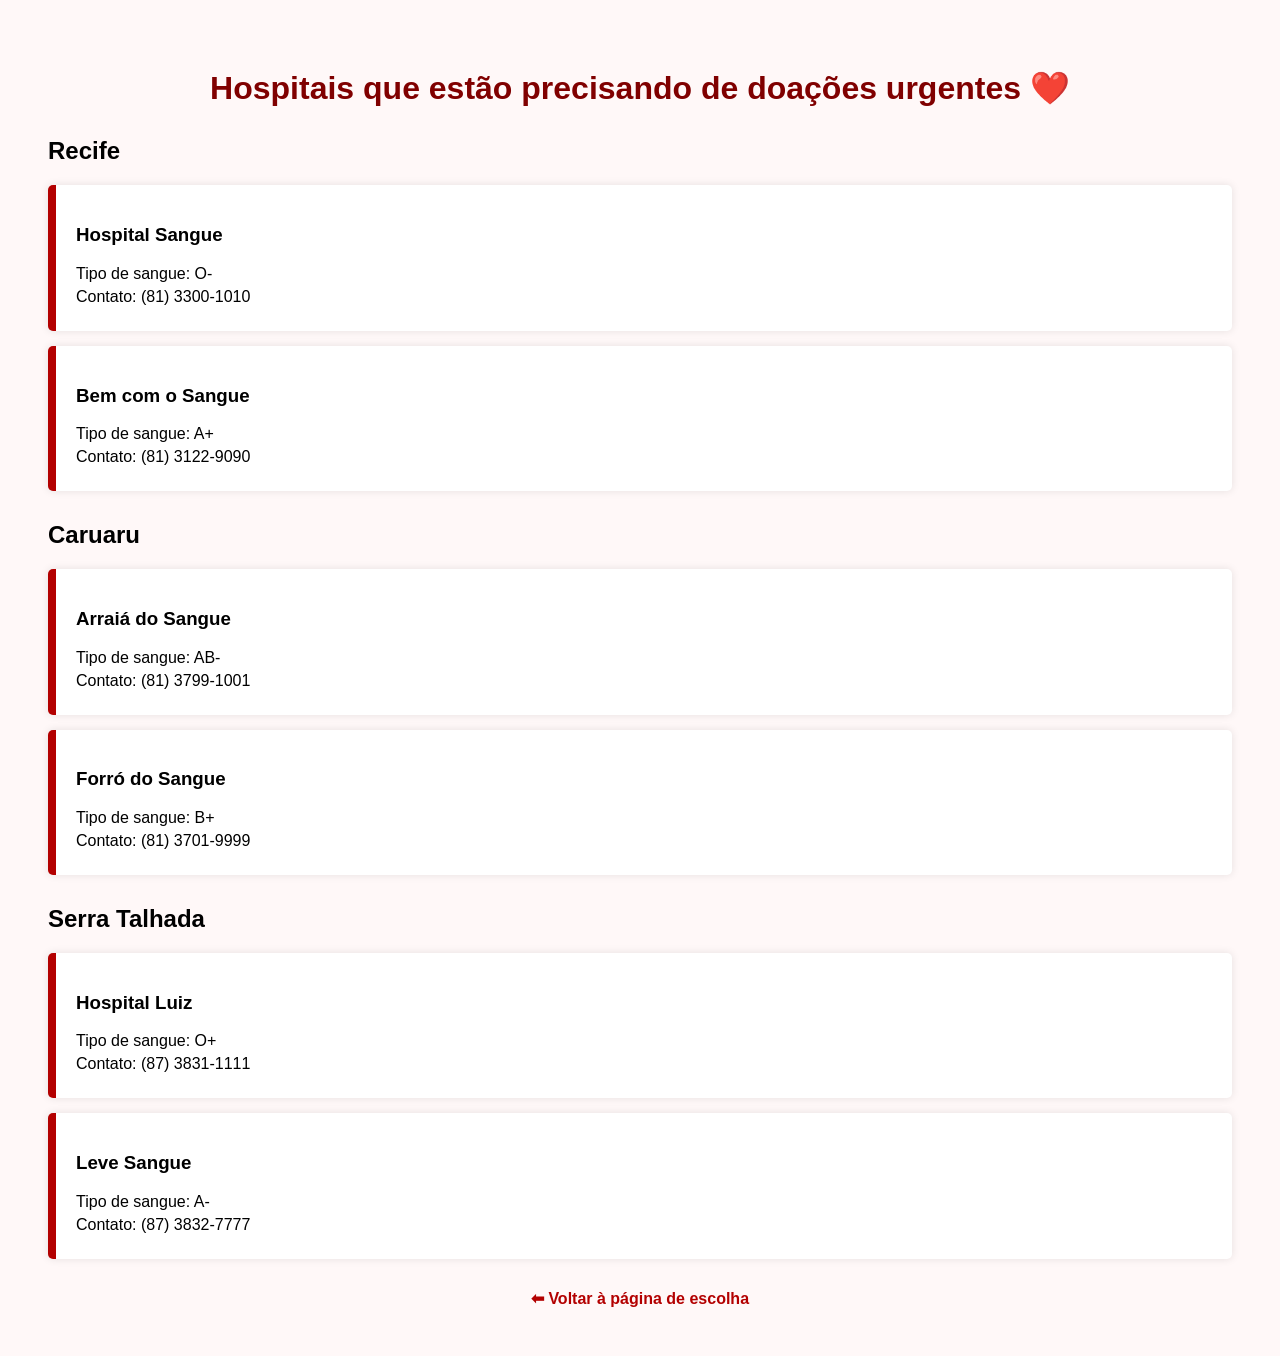
<file: templates/hospitais_gerais.html>
<!DOCTYPE html>
<html lang="pt-BR">
<head>
    <meta charset="UTF-8">
    <meta name="viewport" content="width=device-width, initial-scale=1.0">
    <title>Hospitais com Necessidade de Doação</title>
    <style>
        body {
            font-family: Arial, sans-serif;
            background-color: #fff8f8;
            padding: 40px;
        }

        h1 {
            color: #800000;
            text-align: center;
        }

        .cidade {
            margin: 30px 0;
        }

        .hospital {
            background-color: white;
            border-left: 8px solid #b30000;
            border-radius: 5px;
            margin: 15px 0;
            padding: 20px;
            box-shadow: 0 0 8px rgba(0, 0, 0, 0.1);
        }

        p {
            margin: 5px 0;
        }

        a {
            display: block;
            text-align: center;
            margin-top: 30px;
            color: #b30000;
            text-decoration: none;
            font-weight: bold;
        }

        a:hover {
            text-decoration: underline;
        }
    </style>
</head>
<body>
    <h1>Hospitais que estão precisando de doações urgentes ❤️</h1>

    <div class="cidade">
        <h2>Recife</h2>
        <div class="hospital">
            <h3>Hospital Sangue</h3>
            <p>Tipo de sangue: O-</p>
            <p>Contato: (81) 3300-1010</p>
        </div>
        <div class="hospital">
            <h3>Bem com o Sangue</h3>
            <p>Tipo de sangue: A+</p>
            <p>Contato: (81) 3122-9090</p>
        </div>
    </div>

    <div class="cidade">
        <h2>Caruaru</h2>
        <div class="hospital">
            <h3>Arraiá do Sangue</h3>
            <p>Tipo de sangue: AB-</p>
            <p>Contato: (81) 3799-1001</p>
        </div>
        <div class="hospital">
            <h3>Forró do Sangue</h3>
            <p>Tipo de sangue: B+</p>
            <p>Contato: (81) 3701-9999</p>
        </div>
    </div>

    <div class="cidade">
        <h2>Serra Talhada</h2>
        <div class="hospital">
            <h3>Hospital Luiz</h3>
            <p>Tipo de sangue: O+</p>
            <p>Contato: (87) 3831-1111</p>
        </div>
        <div class="hospital">
            <h3>Leve Sangue</h3>
            <p>Tipo de sangue: A-</p>
            <p>Contato: (87) 3832-7777</p>
        </div>
    </div>

    <a href="{{ url_for('escolha') }}">⬅ Voltar à página de escolha</a>
</body>
</html>
</file>
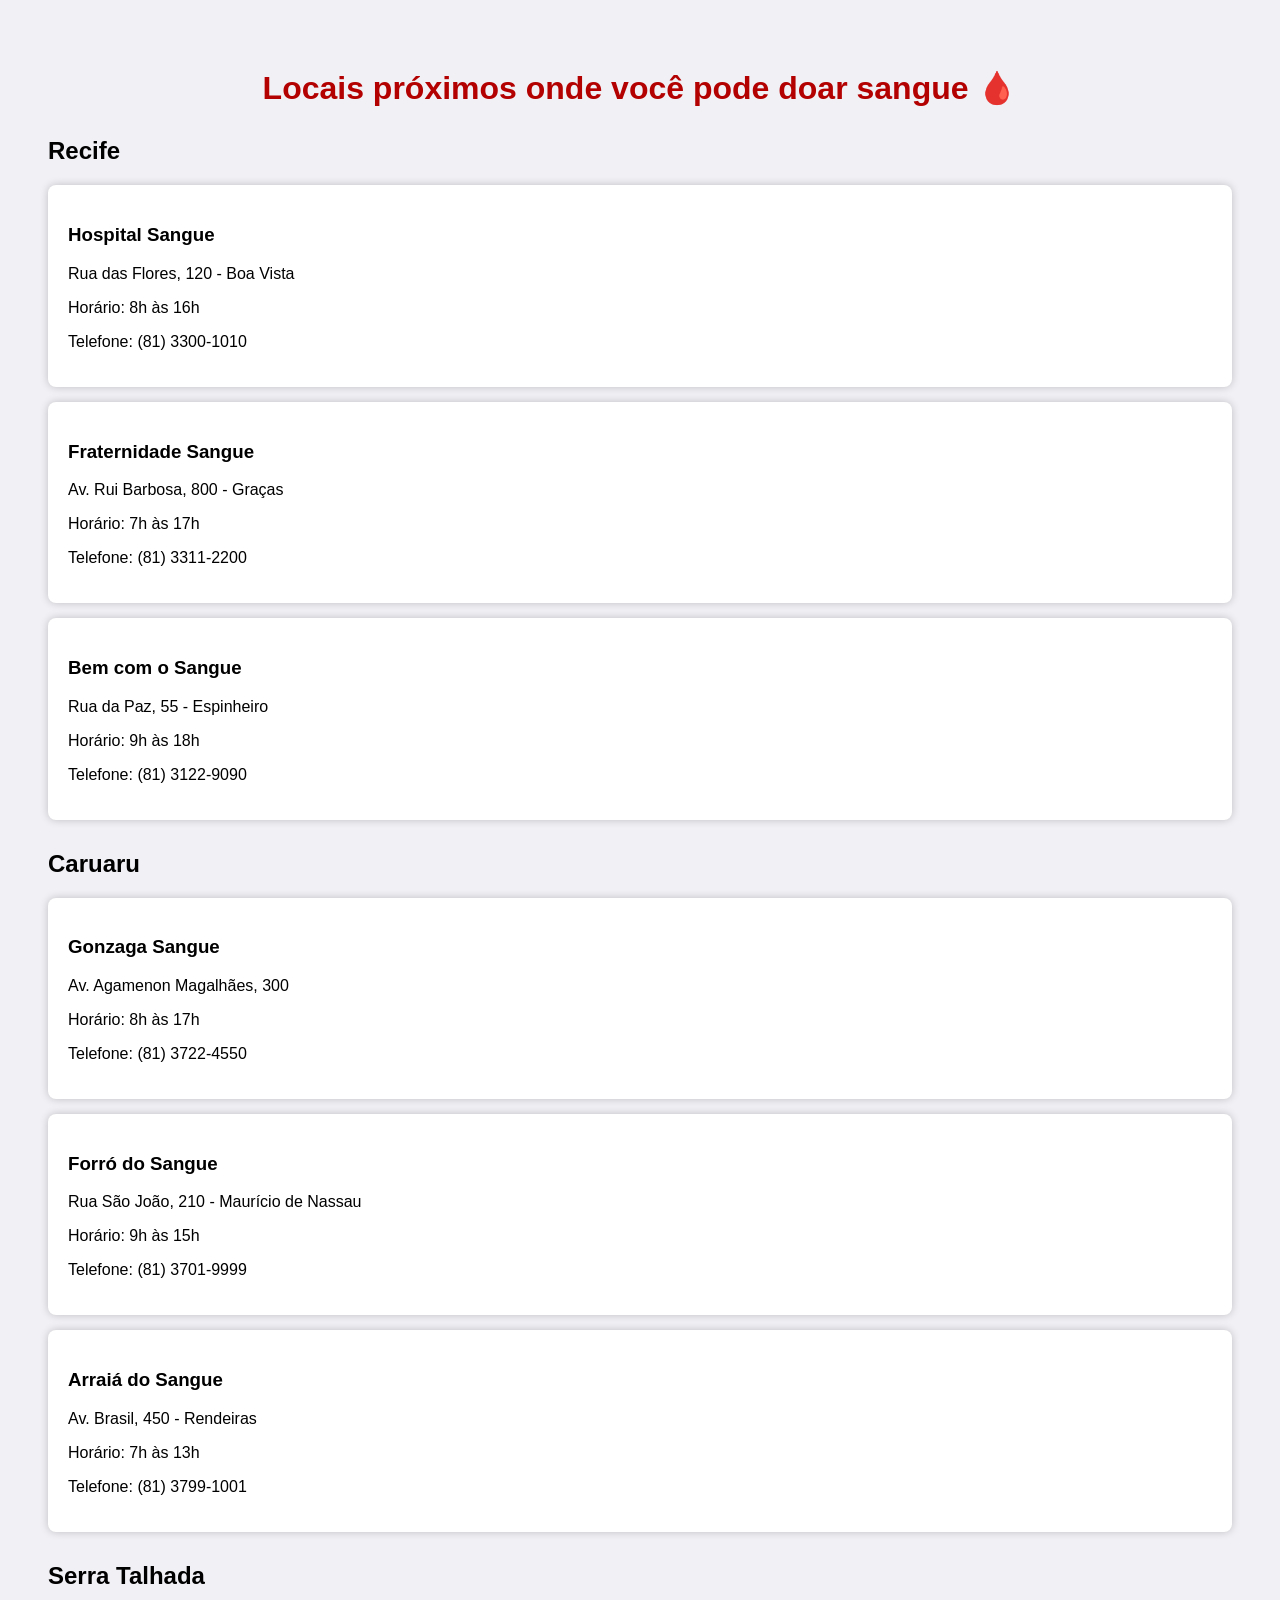
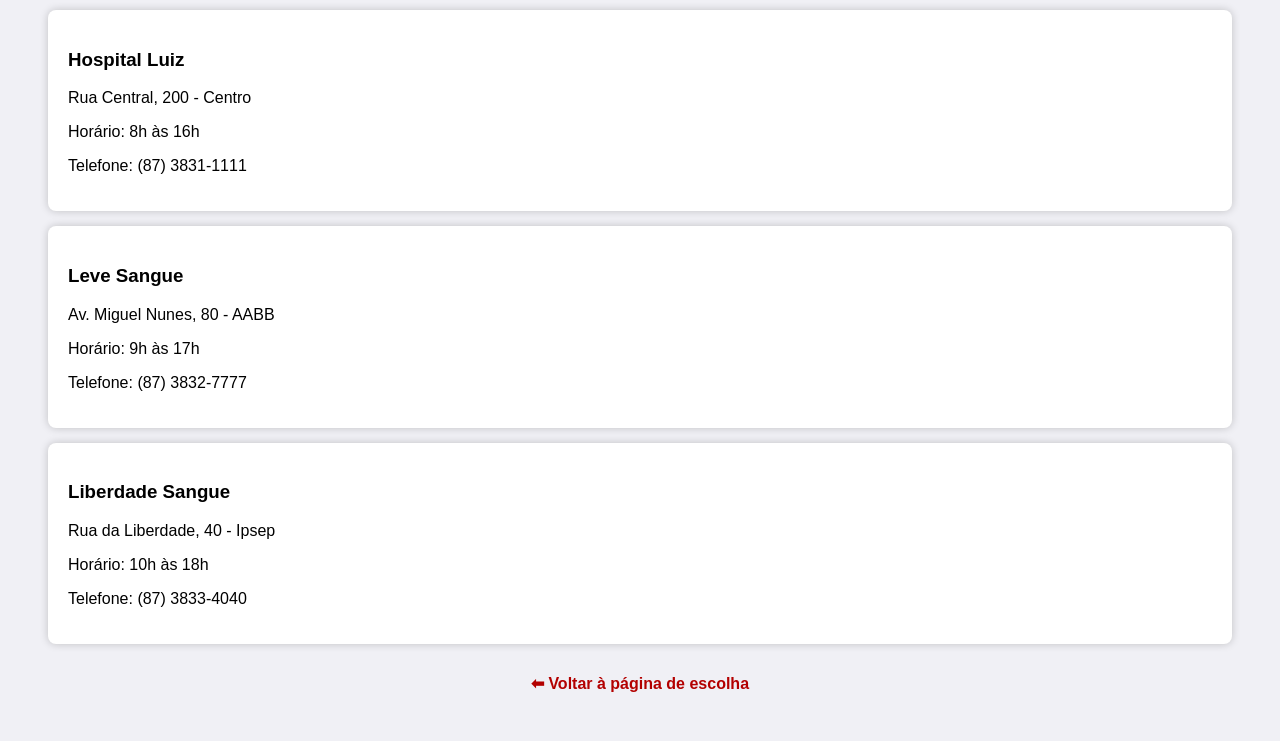
<file: templates/hospitais_perto.html>
<!DOCTYPE html>
<html lang="pt-BR">
<head>
    <meta charset="UTF-8">
    <meta name="viewport" content="width=device-width, initial-scale=1.0">
    <title>Locais para Doar Sangue</title>
    <style>
        body {
            font-family: Arial, sans-serif;
            background-color: #f0f0f5;
            padding: 40px;
        }

        h1 {
            color: #b30000;
            text-align: center;
        }

        .cidade {
            margin: 30px 0;
        }

        .hospital {
            background-color: white;
            border-radius: 8px;
            box-shadow: 0 0 8px rgba(0, 0, 0, 0.2);
            margin: 15px 0;
            padding: 20px;
        }

        a {
            display: block;
            text-align: center;
            margin-top: 30px;
            color: #b30000;
            text-decoration: none;
            font-weight: bold;
        }

        a:hover {
            text-decoration: underline;
        }
    </style>
</head>
<body>
    <h1>Locais próximos onde você pode doar sangue 🩸</h1>

    <div class="cidade">
        <h2>Recife</h2>
        <div class="hospital">
            <h3>Hospital Sangue</h3>
            <p>Rua das Flores, 120 - Boa Vista</p>
            <p>Horário: 8h às 16h</p>
            <p>Telefone: (81) 3300-1010</p>
        </div>
        <div class="hospital">
            <h3>Fraternidade Sangue</h3>
            <p>Av. Rui Barbosa, 800 - Graças</p>
            <p>Horário: 7h às 17h</p>
            <p>Telefone: (81) 3311-2200</p>
        </div>
        <div class="hospital">
            <h3>Bem com o Sangue</h3>
            <p>Rua da Paz, 55 - Espinheiro</p>
            <p>Horário: 9h às 18h</p>
            <p>Telefone: (81) 3122-9090</p>
        </div>
    </div>

    <div class="cidade">
        <h2>Caruaru</h2>
        <div class="hospital">
            <h3>Gonzaga Sangue</h3>
            <p>Av. Agamenon Magalhães, 300</p>
            <p>Horário: 8h às 17h</p>
            <p>Telefone: (81) 3722-4550</p>
        </div>
        <div class="hospital">
            <h3>Forró do Sangue</h3>
            <p>Rua São João, 210 - Maurício de Nassau</p>
            <p>Horário: 9h às 15h</p>
            <p>Telefone: (81) 3701-9999</p>
        </div>
        <div class="hospital">
            <h3>Arraiá do Sangue</h3>
            <p>Av. Brasil, 450 - Rendeiras</p>
            <p>Horário: 7h às 13h</p>
            <p>Telefone: (81) 3799-1001</p>
        </div>
    </div>

    <div class="cidade">
        <h2>Serra Talhada</h2>
        <div class="hospital">
            <h3>Hospital Luiz</h3>
            <p>Rua Central, 200 - Centro</p>
            <p>Horário: 8h às 16h</p>
            <p>Telefone: (87) 3831-1111</p>
        </div>
        <div class="hospital">
            <h3>Leve Sangue</h3>
            <p>Av. Miguel Nunes, 80 - AABB</p>
            <p>Horário: 9h às 17h</p>
            <p>Telefone: (87) 3832-7777</p>
        </div>
        <div class="hospital">
            <h3>Liberdade Sangue</h3>
            <p>Rua da Liberdade, 40 - Ipsep</p>
            <p>Horário: 10h às 18h</p>
            <p>Telefone: (87) 3833-4040</p>
        </div>
    </div>

    <a href="{{ url_for('escolha') }}">⬅ Voltar à página de escolha</a>
</body>
</html>
</file>
